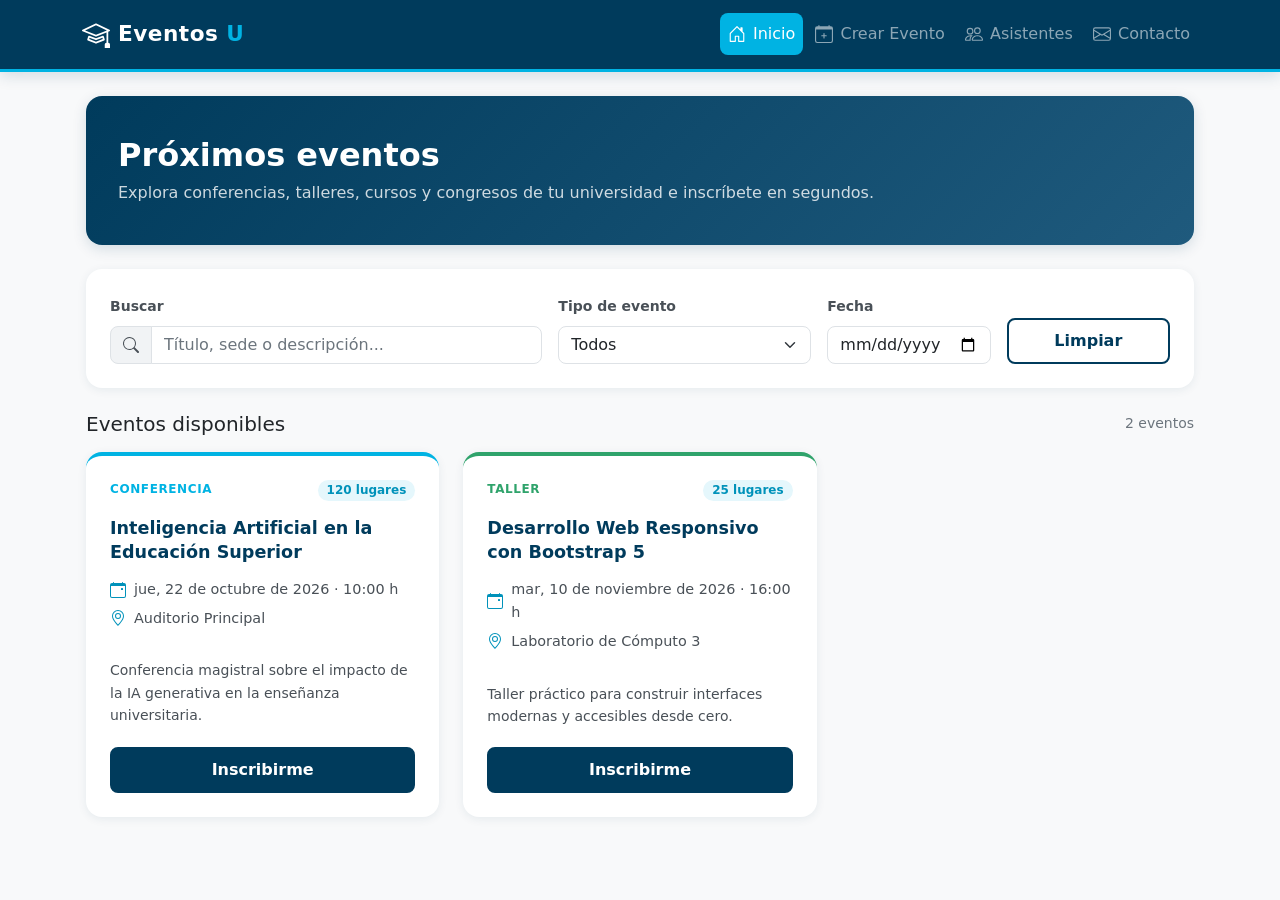
<file: index.html>
<!DOCTYPE html>
<html lang="es">

<head>
    <meta charset="UTF-8">
    <meta name="viewport" content="width=device-width, initial-scale=1.0">
    <link rel="stylesheet" href="css/bootstrap.min.css">
    <link rel="stylesheet" href="css/estilos.css">
    <title>Inicio | EventosU</title>
</head>

<body>

    <!-- ===================== NAVBAR GLOBAL ===================== -->
    <header class="header-principal">
        <nav class="navbar navbar-expand-lg navbar-dark navbar-eventosu">
            <div class="container">
                <a class="navbar-brand" href="index.html">
                    <svg xmlns="http://www.w3.org/2000/svg" width="28" height="28" fill="currentColor" class="bi bi-mortarboard" viewBox="0 0 16 16" aria-hidden="true">
                        <path d="M8.211 2.047a.5.5 0 0 0-.422 0l-7.5 3.5a.5.5 0 0 0 .025.917l7.5 3a.5.5 0 0 0 .372 0L14 7.14V13a1 1 0 0 0-1 1v2h3v-2a1 1 0 0 0-1-1V6.739l.686-.275a.5.5 0 0 0 .025-.917l-7.5-3.5ZM8 8.46 1.758 5.965 8 3.052l6.242 2.913L8 8.46Z"/>
                        <path d="M4.176 9.032a.5.5 0 0 0-.656.327l-.5 1.7a.5.5 0 0 0 .294.605l4.5 1.8a.5.5 0 0 0 .372 0l4.5-1.8a.5.5 0 0 0 .294-.605l-.5-1.7a.5.5 0 0 0-.656-.327L8 10.466 4.176 9.032Zm-.068 1.873.22-.748 3.496 1.311a.5.5 0 0 0 .352 0l3.496-1.311.22.748L8 12.46l-3.892-1.556Z"/>
                    </svg>
                    Eventos<span>U</span>
                </a>

                <button class="navbar-toggler" type="button" data-bs-toggle="collapse" data-bs-target="#menuPrincipal"
                    aria-controls="menuPrincipal" aria-expanded="false" aria-label="Abrir menÃº de navegaciÃ³n">
                    <span class="navbar-toggler-icon"></span>
                </button>

                <div class="collapse navbar-collapse" id="menuPrincipal">
                    <ul class="navbar-nav ms-auto mb-2 mb-lg-0 gap-lg-1">
                        <li class="nav-item">
                            <a class="nav-link active" aria-current="page" href="index.html">
                                <svg xmlns="http://www.w3.org/2000/svg" width="18" height="18" fill="currentColor" class="bi bi-house-door" viewBox="0 0 16 16" aria-hidden="true">
                                    <path d="M8.354 1.146a.5.5 0 0 0-.708 0l-6 6A.5.5 0 0 0 1.5 7.5v7a.5.5 0 0 0 .5.5h4.5a.5.5 0 0 0 .5-.5v-4h2v4a.5.5 0 0 0 .5.5H14a.5.5 0 0 0 .5-.5v-7a.5.5 0 0 0-.146-.354L13 5.793V2.5a.5.5 0 0 0-.5-.5h-1a.5.5 0 0 0-.5.5v1.293L8.354 1.146zM2.5 14V7.707l5.5-5.5 5.5 5.5V14H10v-4a.5.5 0 0 0-.5-.5h-3a.5.5 0 0 0-.5.5v4H2.5z"/>
                                </svg>
                                Inicio
                            </a>
                        </li>
                        <li class="nav-item">
                            <a class="nav-link" href="eventos.html">
                                <svg xmlns="http://www.w3.org/2000/svg" width="18" height="18" fill="currentColor" class="bi bi-calendar-plus" viewBox="0 0 16 16" aria-hidden="true">
                                    <path d="M8 7a.5.5 0 0 1 .5.5V9H10a.5.5 0 0 1 0 1H8.5v1.5a.5.5 0 0 1-1 0V10H6a.5.5 0 0 1 0-1h1.5V7.5A.5.5 0 0 1 8 7z"/>
                                    <path d="M3.5 0a.5.5 0 0 1 .5.5V1h8V.5a.5.5 0 0 1 1 0V1h1a2 2 0 0 1 2 2v11a2 2 0 0 1-2 2H2a2 2 0 0 1-2-2V3a2 2 0 0 1 2-2h1V.5a.5.5 0 0 1 .5-.5zM1 4v10a1 1 0 0 0 1 1h12a1 1 0 0 0 1-1V4H1z"/>
                                </svg>
                                Crear Evento
                            </a>
                        </li>
                        <li class="nav-item">
                            <a class="nav-link" href="asistentes.html">
                                <svg xmlns="http://www.w3.org/2000/svg" width="18" height="18" fill="currentColor" class="bi bi-people" viewBox="0 0 16 16" aria-hidden="true">
                                    <path d="M15 14s1 0 1-1-1-4-5-4-5 3-5 4 1 1 1 1h8zm-7.978-1A.261.261 0 0 1 7 12.996c.001-.264.167-1.03.76-1.72C8.312 10.629 9.282 10 11 10c1.717 0 2.687.63 3.24 1.276.593.69.758 1.457.76 1.72l-.008.002a.274.274 0 0 1-.014.002H7.022zM11 7a2 2 0 1 0 0-4 2 2 0 0 0 0 4zm3-2a3 3 0 1 1-6 0 3 3 0 0 1 6 0zM6.936 9.28a5.88 5.88 0 0 0-1.23-.247A7.35 7.35 0 0 0 5 9c-4 0-5 3-5 4 0 .667.333 1 1 1h4.216A2.238 2.238 0 0 1 5 13c0-1.01.377-2.042 1.09-2.904.243-.294.526-.569.846-.816zM4.92 10A5.493 5.493 0 0 0 4 13H1c0-.26.164-1.03.76-1.724.545-.636 1.492-1.256 3.16-1.275zM1.5 5.5a3 3 0 1 1 6 0 3 3 0 0 1-6 0zm3-2a2 2 0 1 0 0 4 2 2 0 0 0 0-4z"/>
                                </svg>
                                Asistentes
                            </a>
                        </li>
                        <li class="nav-item">
                            <a class="nav-link" href="contacto.html">
                                <svg xmlns="http://www.w3.org/2000/svg" width="18" height="18" fill="currentColor" class="bi bi-envelope" viewBox="0 0 16 16" aria-hidden="true">
                                    <path d="M0 4a2 2 0 0 1 2-2h12a2 2 0 0 1 2 2v8a2 2 0 0 1-2 2H2a2 2 0 0 1-2-2V4Zm2-1a1 1 0 0 0-1 1v.217l7 4.2 7-4.2V4a1 1 0 0 0-1-1H2Zm13 2.383-4.708 2.825L15 11.105V5.383Zm-.034 6.876-5.64-3.471L8 9.583l-1.326-.795-5.64 3.47A1 1 0 0 0 2 13h12a1 1 0 0 0 .966-.741ZM1 11.105l4.708-2.897L1 5.383v5.722Z"/>
                                </svg>
                                Contacto
                            </a>
                        </li>
                    </ul>
                </div>
            </div>
        </nav>
    </header>
    <!-- =================== FIN NAVBAR GLOBAL =================== -->

    <main class="container py-4">

        <!-- ===================== ENCABEZADO ===================== -->
        <section class="encabezado-pagina mb-4">
            <h1 class="encabezado-titulo">Próximos eventos</h1>
            <p class="encabezado-subtitulo mb-0">Explora conferencias, talleres, cursos y congresos de tu universidad e inscríbete en segundos.</p>
        </section>

        <!-- ===================== BÚSQUEDA Y FILTROS ===================== -->
        <section class="panel-filtros mb-4" aria-label="Búsqueda y filtros de eventos">
            <form id="formFiltros" class="row g-3 align-items-end" autocomplete="off" onsubmit="return false;">
                <!-- Búsqueda por texto -->
                <div class="col-12 col-lg-5">
                    <label for="busqueda" class="form-label">Buscar</label>
                    <div class="input-group">
                        <span class="input-group-text" aria-hidden="true">
                            <svg xmlns="http://www.w3.org/2000/svg" width="16" height="16" fill="currentColor" class="bi bi-search" viewBox="0 0 16 16">
                                <path d="M11.742 10.344a6.5 6.5 0 1 0-1.397 1.398h-.001c.03.04.062.078.098.115l3.85 3.85a1 1 0 0 0 1.415-1.414l-3.85-3.85a1.007 1.007 0 0 0-.115-.1zM12 6.5a5.5 5.5 0 1 1-11 0 5.5 5.5 0 0 1 11 0z"/>
                            </svg>
                        </span>
                        <input type="search" id="busqueda" class="form-control" placeholder="Título, sede o descripción...">
                    </div>
                </div>

                <!-- Filtro por tipo -->
                <div class="col-12 col-sm-6 col-lg-3">
                    <label for="filtroTipo" class="form-label">Tipo de evento</label>
                    <select id="filtroTipo" class="form-select">
                        <option value="">Todos</option>
                        <option value="Conferencia">Conferencia</option>
                        <option value="Taller">Taller</option>
                        <option value="Curso">Curso</option>
                        <option value="Congreso">Congreso</option>
                    </select>
                </div>

                <!-- Filtro por fecha -->
                <div class="col-12 col-sm-6 col-lg-2">
                    <label for="filtroFecha" class="form-label">Fecha</label>
                    <input type="date" id="filtroFecha" class="form-control">
                </div>

                <!-- Limpiar -->
                <div class="col-12 col-lg-2 d-grid">
                    <button type="button" id="btnLimpiar" class="btn btn-contorno">Limpiar</button>
                </div>
            </form>
        </section>

        <!-- ===================== LISTADO DE EVENTOS ===================== -->
        <section aria-labelledby="tituloListado">
            <div class="d-flex justify-content-between align-items-center mb-3">
                <h2 id="tituloListado" class="h5 mb-0">Eventos disponibles</h2>
                <span id="contadorResultados" class="text-muted small" aria-live="polite"></span>
            </div>

            <div id="contenedorEventos" class="row g-4">
                <!-- Las cards se renderizan dinámicamente desde js/eventos.js -->
            </div>
        </section>

    </main>

    <!-- ===================== MODAL DE INSCRIPCIÓN ===================== -->
    <div class="modal fade" id="modalInscripcion" tabindex="-1" aria-labelledby="modalInscripcionTitulo" aria-hidden="true">
        <div class="modal-dialog modal-dialog-centered">
            <div class="modal-content modal-eventosu">
                <div class="modal-header">
                    <div>
                        <h5 class="modal-title" id="modalInscripcionTitulo">Inscripción</h5>
                        <small id="modalEventoNombre" class="modal-evento-nombre"></small>
                    </div>
                    <button type="button" class="btn-close btn-close-white" data-bs-dismiss="modal" aria-label="Cerrar"></button>
                </div>

                <form id="formInscripcion" novalidate>
                    <div class="modal-body">
                        <div id="alertaModal" aria-live="assertive"></div>
                        <input type="hidden" id="inscripcionEventoId">

                        <div class="mb-3">
                            <label for="inscripcionNombre" class="form-label">Nombre completo</label>
                            <input type="text" id="inscripcionNombre" class="form-control" placeholder="Ej. Ana López" required>
                            <div class="invalid-feedback">Ingresa tu nombre completo.</div>
                        </div>

                        <div class="mb-3">
                            <label for="inscripcionEmail" class="form-label">Correo electrónico</label>
                            <input type="email" id="inscripcionEmail" class="form-control" placeholder="correo@universidad.edu" required>
                            <div class="invalid-feedback">Ingresa un correo válido.</div>
                        </div>

                        <div class="mb-0">
                            <label for="inscripcionTelefono" class="form-label">Teléfono</label>
                            <input type="tel" id="inscripcionTelefono" class="form-control" placeholder="10 dígitos" pattern="[0-9]{10}" maxlength="10" required>
                            <div class="invalid-feedback">Ingresa un teléfono de 10 dígitos.</div>
                        </div>
                    </div>

                    <div class="modal-footer">
                        <button type="button" class="btn btn-contorno" data-bs-dismiss="modal">Cancelar</button>
                        <button type="submit" class="btn btn-acento">Confirmar inscripción</button>
                    </div>
                </form>
            </div>
        </div>
    </div>

    <!-- ===================== ALERTAS GLOBALES ===================== -->
    <div id="contenedorAlertas" class="contenedor-alertas" aria-live="polite"></div>

    <script src="js/bootstrap.bundle.min.js"></script>
    <script src="js/utilidades.js"></script>
    <script src="js/eventos.js"></script>
    <script src="js/inscripcion.js"></script>
</body>

</html>
</file>
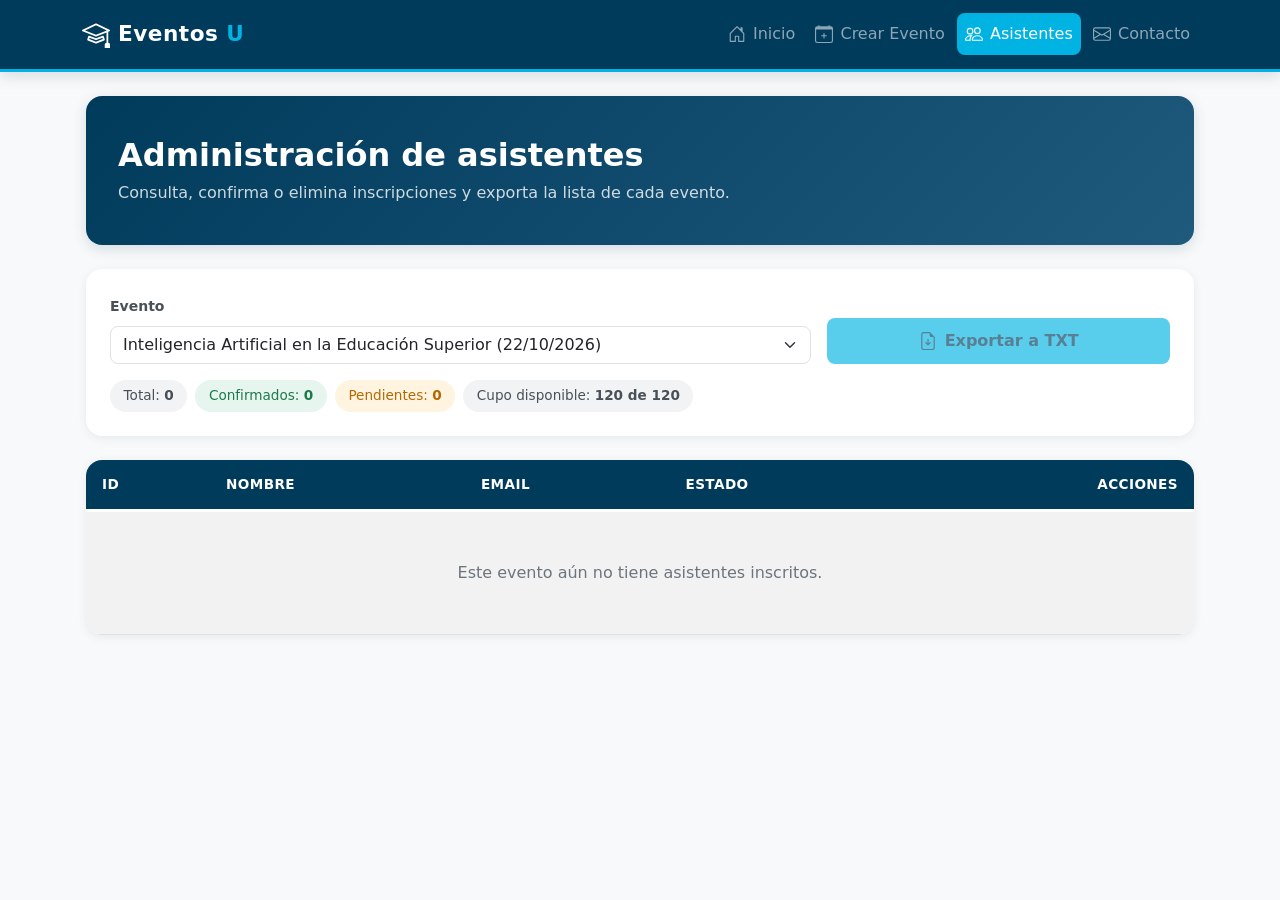
<file: asistentes.html>
<!DOCTYPE html>
<html lang="es">

<head>
    <meta charset="UTF-8">
    <meta name="viewport" content="width=device-width, initial-scale=1.0">
    <link rel="stylesheet" href="css/bootstrap.min.css">
    <link rel="stylesheet" href="css/estilos.css">
    <title>Asistentes | EventosU</title>
</head>

<body>

    <!-- ===================== NAVBAR GLOBAL ===================== -->
    <header class="header-principal">
        <nav class="navbar navbar-expand-lg navbar-dark navbar-eventosu">
            <div class="container">
                <a class="navbar-brand" href="index.html">
                    <svg xmlns="http://www.w3.org/2000/svg" width="28" height="28" fill="currentColor" class="bi bi-mortarboard" viewBox="0 0 16 16" aria-hidden="true">
                        <path d="M8.211 2.047a.5.5 0 0 0-.422 0l-7.5 3.5a.5.5 0 0 0 .025.917l7.5 3a.5.5 0 0 0 .372 0L14 7.14V13a1 1 0 0 0-1 1v2h3v-2a1 1 0 0 0-1-1V6.739l.686-.275a.5.5 0 0 0 .025-.917l-7.5-3.5ZM8 8.46 1.758 5.965 8 3.052l6.242 2.913L8 8.46Z"/>
                        <path d="M4.176 9.032a.5.5 0 0 0-.656.327l-.5 1.7a.5.5 0 0 0 .294.605l4.5 1.8a.5.5 0 0 0 .372 0l4.5-1.8a.5.5 0 0 0 .294-.605l-.5-1.7a.5.5 0 0 0-.656-.327L8 10.466 4.176 9.032Zm-.068 1.873.22-.748 3.496 1.311a.5.5 0 0 0 .352 0l3.496-1.311.22.748L8 12.46l-3.892-1.556Z"/>
                    </svg>
                    Eventos<span>U</span>
                </a>

                <button class="navbar-toggler" type="button" data-bs-toggle="collapse" data-bs-target="#menuPrincipal"
                    aria-controls="menuPrincipal" aria-expanded="false" aria-label="Abrir menÃº de navegaciÃ³n">
                    <span class="navbar-toggler-icon"></span>
                </button>

                <div class="collapse navbar-collapse" id="menuPrincipal">
                    <ul class="navbar-nav ms-auto mb-2 mb-lg-0 gap-lg-1">
                        <li class="nav-item">
                            <a class="nav-link" href="index.html">
                                <svg xmlns="http://www.w3.org/2000/svg" width="18" height="18" fill="currentColor" class="bi bi-house-door" viewBox="0 0 16 16" aria-hidden="true">
                                    <path d="M8.354 1.146a.5.5 0 0 0-.708 0l-6 6A.5.5 0 0 0 1.5 7.5v7a.5.5 0 0 0 .5.5h4.5a.5.5 0 0 0 .5-.5v-4h2v4a.5.5 0 0 0 .5.5H14a.5.5 0 0 0 .5-.5v-7a.5.5 0 0 0-.146-.354L13 5.793V2.5a.5.5 0 0 0-.5-.5h-1a.5.5 0 0 0-.5.5v1.293L8.354 1.146zM2.5 14V7.707l5.5-5.5 5.5 5.5V14H10v-4a.5.5 0 0 0-.5-.5h-3a.5.5 0 0 0-.5.5v4H2.5z"/>
                                </svg>
                                Inicio
                            </a>
                        </li>
                        <li class="nav-item">
                            <a class="nav-link" href="eventos.html">
                                <svg xmlns="http://www.w3.org/2000/svg" width="18" height="18" fill="currentColor" class="bi bi-calendar-plus" viewBox="0 0 16 16" aria-hidden="true">
                                    <path d="M8 7a.5.5 0 0 1 .5.5V9H10a.5.5 0 0 1 0 1H8.5v1.5a.5.5 0 0 1-1 0V10H6a.5.5 0 0 1 0-1h1.5V7.5A.5.5 0 0 1 8 7z"/>
                                    <path d="M3.5 0a.5.5 0 0 1 .5.5V1h8V.5a.5.5 0 0 1 1 0V1h1a2 2 0 0 1 2 2v11a2 2 0 0 1-2 2H2a2 2 0 0 1-2-2V3a2 2 0 0 1 2-2h1V.5a.5.5 0 0 1 .5-.5zM1 4v10a1 1 0 0 0 1 1h12a1 1 0 0 0 1-1V4H1z"/>
                                </svg>
                                Crear Evento
                            </a>
                        </li>
                        <li class="nav-item">
                            <a class="nav-link active" aria-current="page" href="asistentes.html">
                                <svg xmlns="http://www.w3.org/2000/svg" width="18" height="18" fill="currentColor" class="bi bi-people" viewBox="0 0 16 16" aria-hidden="true">
                                    <path d="M15 14s1 0 1-1-1-4-5-4-5 3-5 4 1 1 1 1h8zm-7.978-1A.261.261 0 0 1 7 12.996c.001-.264.167-1.03.76-1.72C8.312 10.629 9.282 10 11 10c1.717 0 2.687.63 3.24 1.276.593.69.758 1.457.76 1.72l-.008.002a.274.274 0 0 1-.014.002H7.022zM11 7a2 2 0 1 0 0-4 2 2 0 0 0 0 4zm3-2a3 3 0 1 1-6 0 3 3 0 0 1 6 0zM6.936 9.28a5.88 5.88 0 0 0-1.23-.247A7.35 7.35 0 0 0 5 9c-4 0-5 3-5 4 0 .667.333 1 1 1h4.216A2.238 2.238 0 0 1 5 13c0-1.01.377-2.042 1.09-2.904.243-.294.526-.569.846-.816zM4.92 10A5.493 5.493 0 0 0 4 13H1c0-.26.164-1.03.76-1.724.545-.636 1.492-1.256 3.16-1.275zM1.5 5.5a3 3 0 1 1 6 0 3 3 0 0 1-6 0zm3-2a2 2 0 1 0 0 4 2 2 0 0 0 0-4z"/>
                                </svg>
                                Asistentes
                            </a>
                        </li>
                        <li class="nav-item">
                            <a class="nav-link" href="contacto.html">
                                <svg xmlns="http://www.w3.org/2000/svg" width="18" height="18" fill="currentColor" class="bi bi-envelope" viewBox="0 0 16 16" aria-hidden="true">
                                    <path d="M0 4a2 2 0 0 1 2-2h12a2 2 0 0 1 2 2v8a2 2 0 0 1-2 2H2a2 2 0 0 1-2-2V4Zm2-1a1 1 0 0 0-1 1v.217l7 4.2 7-4.2V4a1 1 0 0 0-1-1H2Zm13 2.383-4.708 2.825L15 11.105V5.383Zm-.034 6.876-5.64-3.471L8 9.583l-1.326-.795-5.64 3.47A1 1 0 0 0 2 13h12a1 1 0 0 0 .966-.741ZM1 11.105l4.708-2.897L1 5.383v5.722Z"/>
                                </svg>
                                Contacto
                            </a>
                        </li>
                    </ul>
                </div>
            </div>
        </nav>
    </header>
    <!-- =================== FIN NAVBAR GLOBAL =================== -->

    <main class="container py-4">

        <!-- ===================== ENCABEZADO ===================== -->
        <section class="encabezado-pagina mb-4">
            <h1 class="encabezado-titulo">Administración de asistentes</h1>
            <p class="encabezado-subtitulo mb-0">Consulta, confirma o elimina inscripciones y exporta la lista de cada evento.</p>
        </section>

        <!-- ===================== SELECTOR + EXPORTAR ===================== -->
        <section class="panel-filtros mb-4" aria-label="Selección de evento">
            <div class="row g-3 align-items-end">
                <div class="col-12 col-lg-8">
                    <label for="selectEvento" class="form-label">Evento</label>
                    <select id="selectEvento" class="form-select">
                        <option value="">Cargando eventos...</option>
                    </select>
                </div>
                <div class="col-12 col-lg-4 d-grid">
                    <button type="button" id="btnExportar" class="btn btn-acento btn-exportar" disabled>
                        <svg xmlns="http://www.w3.org/2000/svg" width="18" height="18" fill="currentColor" class="bi bi-file-earmark-arrow-down" viewBox="0 0 16 16" aria-hidden="true">
                            <path d="M8.5 6.5a.5.5 0 0 0-1 0v3.793L6.354 9.146a.5.5 0 1 0-.708.708l2 2a.5.5 0 0 0 .708 0l2-2a.5.5 0 0 0-.708-.708L8.5 10.293V6.5z"/>
                            <path d="M14 14V4.5L9.5 0H4a2 2 0 0 0-2 2v12a2 2 0 0 0 2 2h8a2 2 0 0 0 2-2zM9.5 3A1.5 1.5 0 0 0 11 4.5h2V14a1 1 0 0 1-1 1H4a1 1 0 0 1-1-1V2a1 1 0 0 1 1-1h5.5v2z"/>
                        </svg>
                        Exportar a TXT
                    </button>
                </div>
            </div>

            <!-- Resumen del evento seleccionado -->
            <div id="resumenEvento" class="resumen-evento mt-3 d-none" aria-live="polite">
                <span class="resumen-item">Total: <strong id="resumenTotal">0</strong></span>
                <span class="resumen-item resumen-confirmados">Confirmados: <strong id="resumenConfirmados">0</strong></span>
                <span class="resumen-item resumen-pendientes">Pendientes: <strong id="resumenPendientes">0</strong></span>
                <span class="resumen-item">Cupo disponible: <strong id="resumenCupo">0</strong></span>
            </div>
        </section>

        <!-- ===================== TABLA DE ASISTENTES ===================== -->
        <section class="panel-tabla" aria-labelledby="tituloTabla">
            <h2 id="tituloTabla" class="visually-hidden">Lista de asistentes</h2>
            <div class="table-responsive">
                <table class="table table-striped table-hover align-middle mb-0 tabla-asistentes">
                    <thead>
                        <tr>
                            <th scope="col">ID</th>
                            <th scope="col">Nombre</th>
                            <th scope="col">Email</th>
                            <th scope="col">Estado</th>
                            <th scope="col" class="text-end">Acciones</th>
                        </tr>
                    </thead>
                    <tbody id="cuerpoTabla">
                        <!-- Filas renderizadas desde js/asistentes.js -->
                    </tbody>
                </table>
            </div>
        </section>

    </main>

    <!-- ===================== MODAL CONFIRMAR ELIMINACIÓN ===================== -->
    <div class="modal fade" id="modalEliminar" tabindex="-1" aria-labelledby="modalEliminarTitulo" aria-hidden="true">
        <div class="modal-dialog modal-dialog-centered">
            <div class="modal-content modal-eventosu">
                <div class="modal-header">
                    <h5 class="modal-title" id="modalEliminarTitulo">Eliminar asistente</h5>
                    <button type="button" class="btn-close btn-close-white" data-bs-dismiss="modal" aria-label="Cerrar"></button>
                </div>
                <div class="modal-body">
                    <p class="mb-0">¿Seguro que deseas eliminar a <strong id="nombreEliminar"></strong>? Se liberará un lugar en el cupo del evento. Esta acción no se puede deshacer.</p>
                </div>
                <div class="modal-footer">
                    <button type="button" class="btn btn-contorno" data-bs-dismiss="modal">Cancelar</button>
                    <button type="button" id="btnConfirmarEliminar" class="btn btn-danger">Eliminar</button>
                </div>
            </div>
        </div>
    </div>

    <!-- ===================== ALERTAS GLOBALES ===================== -->
    <div id="contenedorAlertas" class="contenedor-alertas" aria-live="polite"></div>

    <script src="js/bootstrap.bundle.min.js"></script>
    <script src="js/utilidades.js"></script>
    <script src="js/asistentes.js"></script>
</body>

</html>
</file>
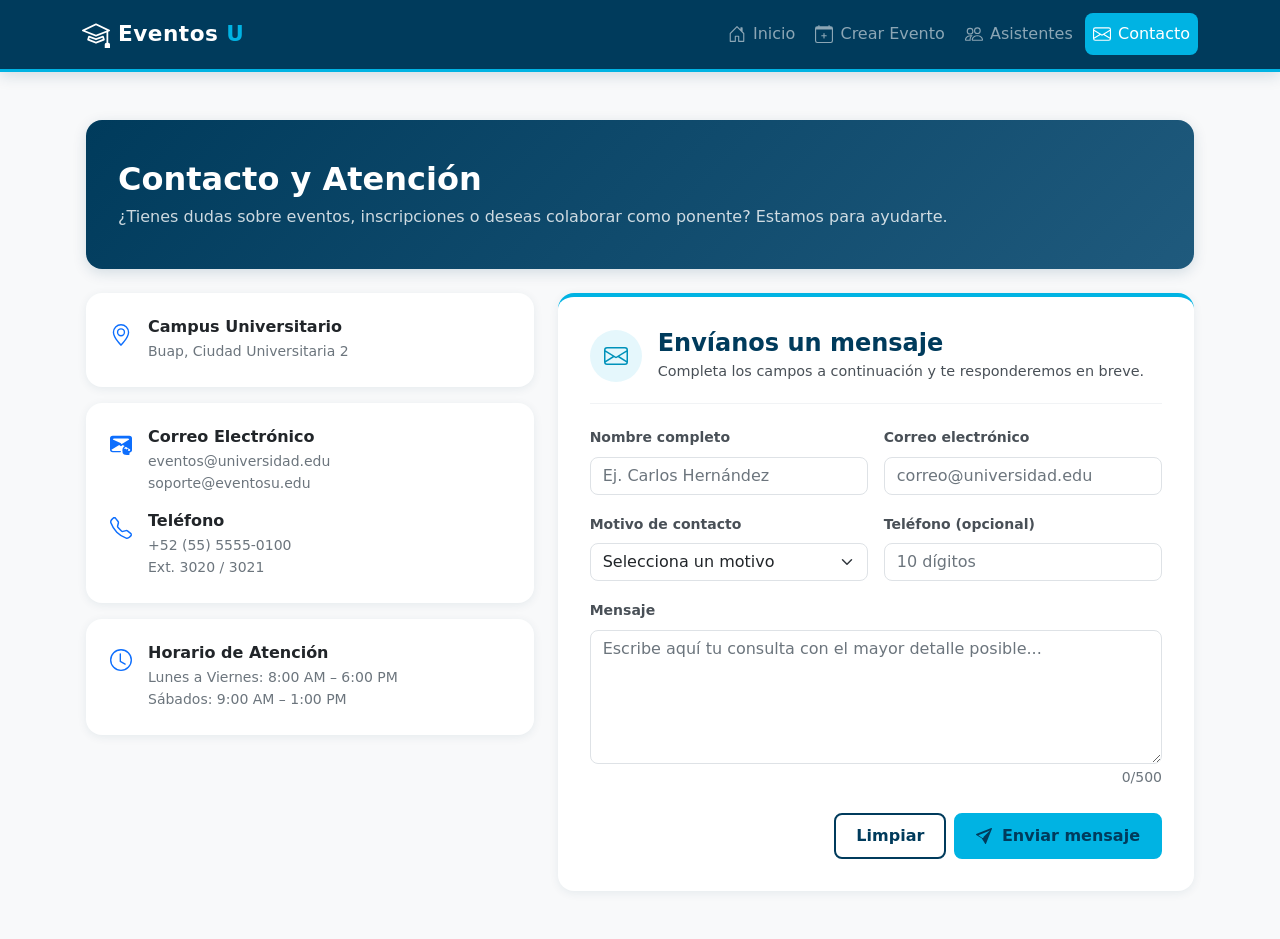
<file: contacto.html>
<!DOCTYPE html>
<html lang="es">

<head>
    <meta charset="UTF-8">
    <meta name="viewport" content="width=device-width, initial-scale=1.0">
    <link rel="stylesheet" href="css/bootstrap.min.css">
    <link rel="stylesheet" href="css/estilos.css">
    <title>Contacto | EventosU</title>
</head>

<body>

    <!-- ===================== NAVBAR GLOBAL ===================== -->
    <header class="header-principal">
        <nav class="navbar navbar-expand-lg navbar-dark navbar-eventosu">
            <div class="container">
                <a class="navbar-brand" href="index.html">
                    <svg xmlns="http://www.w3.org/2000/svg" width="28" height="28" fill="currentColor" class="bi bi-mortarboard" viewBox="0 0 16 16" aria-hidden="true">
                        <path d="M8.211 2.047a.5.5 0 0 0-.422 0l-7.5 3.5a.5.5 0 0 0 .025.917l7.5 3a.5.5 0 0 0 .372 0L14 7.14V13a1 1 0 0 0-1 1v2h3v-2a1 1 0 0 0-1-1V6.739l.686-.275a.5.5 0 0 0 .025-.917l-7.5-3.5ZM8 8.46 1.758 5.965 8 3.052l6.242 2.913L8 8.46Z"/>
                        <path d="M4.176 9.032a.5.5 0 0 0-.656.327l-.5 1.7a.5.5 0 0 0 .294.605l4.5 1.8a.5.5 0 0 0 .372 0l4.5-1.8a.5.5 0 0 0 .294-.605l-.5-1.7a.5.5 0 0 0-.656-.327L8 10.466 4.176 9.032Zm-.068 1.873.22-.748 3.496 1.311a.5.5 0 0 0 .352 0l3.496-1.311.22.748L8 12.46l-3.892-1.556Z"/>
                    </svg>
                    Eventos<span>U</span>
                </a>

                <button class="navbar-toggler" type="button" data-bs-toggle="collapse" data-bs-target="#menuPrincipal"
                    aria-controls="menuPrincipal" aria-expanded="false" aria-label="Abrir menú de navegación">
                    <span class="navbar-toggler-icon"></span>
                </button>

                <div class="collapse navbar-collapse" id="menuPrincipal">
                    <ul class="navbar-nav ms-auto mb-2 mb-lg-0 gap-lg-1">
                        <li class="nav-item">
                            <a class="nav-link" href="index.html">
                                <svg xmlns="http://www.w3.org/2000/svg" width="18" height="18" fill="currentColor" class="bi bi-house-door" viewBox="0 0 16 16" aria-hidden="true">
                                    <path d="M8.354 1.146a.5.5 0 0 0-.708 0l-6 6A.5.5 0 0 0 1.5 7.5v7a.5.5 0 0 0 .5.5h4.5a.5.5 0 0 0 .5-.5v-4h2v4a.5.5 0 0 0 .5.5H14a.5.5 0 0 0 .5-.5v-7a.5.5 0 0 0-.146-.354L13 5.793V2.5a.5.5 0 0 0-.5-.5h-1a.5.5 0 0 0-.5.5v1.293L8.354 1.146zM2.5 14V7.707l5.5-5.5 5.5 5.5V14H10v-4a.5.5 0 0 0-.5-.5h-3a.5.5 0 0 0-.5.5v4H2.5z"/>
                                </svg>
                                Inicio
                            </a>
                        </li>
                        <li class="nav-item">
                            <a class="nav-link" href="eventos.html">
                                <svg xmlns="http://www.w3.org/2000/svg" width="18" height="18" fill="currentColor" class="bi bi-calendar-plus" viewBox="0 0 16 16" aria-hidden="true">
                                    <path d="M8 7a.5.5 0 0 1 .5.5V9H10a.5.5 0 0 1 0 1H8.5v1.5a.5.5 0 0 1-1 0V10H6a.5.5 0 0 1 0-1h1.5V7.5A.5.5 0 0 1 8 7z"/>
                                    <path d="M3.5 0a.5.5 0 0 1 .5.5V1h8V.5a.5.5 0 0 1 1 0V1h1a2 2 0 0 1 2 2v11a2 2 0 0 1-2 2H2a2 2 0 0 1-2-2V3a2 2 0 0 1 2-2h1V.5a.5.5 0 0 1 .5-.5zM1 4v10a1 1 0 0 0 1 1h12a1 1 0 0 0 1-1V4H1z"/>
                                </svg>
                                Crear Evento
                            </a>
                        </li>
                        <li class="nav-item">
                            <a class="nav-link" href="asistentes.html">
                                <svg xmlns="http://www.w3.org/2000/svg" width="18" height="18" fill="currentColor" class="bi bi-people" viewBox="0 0 16 16" aria-hidden="true">
                                    <path d="M15 14s1 0 1-1-1-4-5-4-5 3-5 4 1 1 1 1h8zm-7.978-1A.261.261 0 0 1 7 12.996c.001-.264.167-1.03.76-1.72C8.312 10.629 9.282 10 11 10c1.717 0 2.687.63 3.24 1.276.593.69.758 1.457.76 1.72l-.008.002a.274.274 0 0 1-.014.002H7.022zM11 7a2 2 0 1 0 0-4 2 2 0 0 0 0 4zm3-2a3 3 0 1 1-6 0 3 3 0 0 1 6 0zM6.936 9.28a5.88 5.88 0 0 0-1.23-.247A7.35 7.35 0 0 0 5 9c-4 0-5 3-5 4 0 .667.333 1 1 1h4.216A2.238 2.238 0 0 1 5 13c0-1.01.377-2.042 1.09-2.904.243-.294.526-.569.846-.816zM4.92 10A5.493 5.493 0 0 0 4 13H1c0-.26.164-1.03.76-1.724.545-.636 1.492-1.256 3.16-1.275zM1.5 5.5a3 3 0 1 1 6 0 3 3 0 0 1-6 0zm3-2a2 2 0 1 0 0 4 2 2 0 0 0 0-4z"/>
                                </svg>
                                Asistentes
                            </a>
                        </li>
                        <li class="nav-item">
                            <a class="nav-link active" aria-current="page" href="contacto.html">
                                <svg xmlns="http://www.w3.org/2000/svg" width="18" height="18" fill="currentColor" class="bi bi-envelope" viewBox="0 0 16 16" aria-hidden="true">
                                    <path d="M0 4a2 2 0 0 1 2-2h12a2 2 0 0 1 2 2v8a2 2 0 0 1-2 2H2a2 2 0 0 1-2-2V4Zm2-1a1 1 0 0 0-1 1v.217l7 4.2 7-4.2V4a1 1 0 0 0-1-1H2Zm13 2.383-4.708 2.825L15 11.105V5.383Zm-.034 6.876-5.64-3.471L8 9.583l-1.326-.795-5.64 3.47A1 1 0 0 0 2 13h12a1 1 0 0 0 .966-.741ZM1 11.105l4.708-2.897L1 5.383v5.722Z"/>
                                </svg>
                                Contacto
                            </a>
                        </li>
                    </ul>
                </div>
            </div>
        </nav>
    </header>
    <!-- =================== FIN NAVBAR GLOBAL =================== -->

    <main class="container py-4 py-lg-5">

        <!-- ===================== ENCABEZADO ===================== -->
        <section class="encabezado-pagina mb-4">
            <h1 class="encabezado-titulo">Contacto y Atención</h1>
            <p class="encabezado-subtitulo mb-0">¿Tienes dudas sobre eventos, inscripciones o deseas colaborar como ponente? Estamos para ayudarte.</p>
        </section>

        <div class="row g-4">

            <!-- ===================== INFORMACIÓN INSTITUCIONAL ===================== -->
            <div class="col-12 col-lg-5">
                <div class="d-flex flex-column gap-3">
                    
                    <!-- Ubicación -->
                    <div class="panel-filtros p-4">
                        <div class="d-flex align-items-start gap-3">
                            <div class="text-primary mt-1" aria-hidden="true">
                                <svg xmlns="http://www.w3.org/2000/svg" width="22" height="22" fill="currentColor" class="bi bi-geo-alt" viewBox="0 0 16 16">
                                    <path d="M12.166 8.94c-.524 1.062-1.234 2.12-1.96 3.07A31.493 31.493 0 0 1 8 14.58a31.481 31.481 0 0 1-2.206-2.57c-.726-.95-1.436-2.008-1.96-3.07C3.304 7.867 3 6.862 3 6a5 5 0 0 1 10 0c0 .862-.305 1.867-.834 2.94zM8 16s6-5.686 6-10A6 6 0 0 0 2 6c0 4.314 6 10 6 10z"/>
                                    <path d="M8 8a2 2 0 1 1 0-4 2 2 0 0 1 0 4zm0 1a3 3 0 1 0 0-6 3 3 0 0 0 0 6z"/>
                                </svg>
                            </div>
                            <div>
                                <h2 class="h6 fw-bold mb-1">Campus Universitario</h2>
                                <p class="text-muted small mb-0">Buap, Ciudad Universitaria 2</p>
                            </div>
                        </div>
                    </div>

                    <!-- Canales de Comunicación -->
                    <div class="panel-filtros p-4">
                        <div class="d-flex align-items-start gap-3 mb-3">
                            <div class="text-primary mt-1" aria-hidden="true">
                                <svg xmlns="http://www.w3.org/2000/svg" width="22" height="22" fill="currentColor" class="bi bi-envelope-at" viewBox="0 0 16 16">
                                    <path d="M2 2a2 2 0 0 0-2 2v8.01A2 2 0 0 0 2 14h5.5a.5.5 0 0 0 0-1H2a1 1 0 0 1-.966-.741l5.64-3.471L8 9.583l1.326-.795 5.64 3.47A1 1 0 0 1 14 13h-3a.5.5 0 0 0 0 1h3a2 2 0 0 0 2-2V4a2 2 0 0 0-2-2H2Zm1 2h10a1 1 0 0 1 .966.741l-5.64 3.471L8 7.417 2.034 4.74A1 1 0 0 1 3 4Z"/>
                                    <path d="M14.247 14.269c1.01 0 1.587-.857 1.587-2.025v-.21C15.834 10.43 14.64 9 12.52 9h-.035C10.42 9 9 10.36 9 12.432v.214C9 14.82 10.438 16 12.358 16h.044c.594 0 1.01-.14 1.25-.258l-.178-.716c-.206.096-.54.19-.94.19-1.396 0-2.31-.91-2.31-2.528v-.195c0-1.597.98-2.61 2.37-2.61h.034c1.47 0 2.22 1.05 2.22 2.502v.266c0 .874-.35 1.246-.867 1.246-.445 0-.712-.315-.712-.792V11.5h-.938v.678h-.028c-.24-.45-.73-.78-1.35-.78-1.07 0-1.87.89-1.87 2.14v.135c0 1.24.8 2.14 1.87 2.14.64 0 1.13-.34 1.37-.8h.028v.536c0 .99.63 1.54 1.63 1.54Z"/>
                                </svg>
                            </div>
                            <div>
                                <h2 class="h6 fw-bold mb-1">Correo Electrónico</h2>
                                <p class="text-muted small mb-0">eventos@universidad.edu</p>
                                <p class="text-muted small mb-0">soporte@eventosu.edu</p>
                            </div>
                        </div>

                        <div class="d-flex align-items-start gap-3">
                            <div class="text-primary mt-1" aria-hidden="true">
                                <svg xmlns="http://www.w3.org/2000/svg" width="22" height="22" fill="currentColor" class="bi bi-telephone" viewBox="0 0 16 16">
                                    <path d="M3.654 1.328a.678.678 0 0 0-1.015-.063L1.605 2.3c-.483.484-.661 1.169-.45 1.77a17.568 17.568 0 0 0 4.168 6.608 17.569 17.569 0 0 0 6.608 4.168c.601.211 1.286.033 1.77-.45l1.034-1.034a.678.678 0 0 0-.063-1.015l-2.307-1.794a.678.678 0 0 0-.58-.122l-2.19.547a1.745 1.745 0 0 1-1.657-.459L5.482 8.062a1.745 1.745 0 0 1-.46-1.657l.548-2.19a.678.678 0 0 0-.122-.58L3.654 1.328zM1.884.511a1.745 1.745 0 0 1 2.612.163L6.29 2.98c.329.423.445.974.315 1.494l-.547 2.19a.678.678 0 0 0 .178.643l2.457 2.457a.678.678 0 0 0 .644.178l2.189-.547a1.745 1.745 0 0 1 1.494.315l2.306 1.794c.829.645.905 1.87.163 2.611l-1.034 1.034c-.74.74-1.846 1.065-2.877.702a18.634 18.634 0 0 1-7.01-4.42 18.634 18.634 0 0 1-4.42-7.009c-.362-1.03-.037-2.137.703-2.877L1.885.511z"/>
                                </svg>
                            </div>
                            <div>
                                <h2 class="h6 fw-bold mb-1">Teléfono</h2>
                                <p class="text-muted small mb-0">+52 (55) 5555-0100</p>
                                <p class="text-muted small mb-0">Ext. 3020 / 3021</p>
                            </div>
                        </div>
                    </div>

                    <!-- Horario de Atención -->
                    <div class="panel-filtros p-4">
                        <div class="d-flex align-items-start gap-3">
                            <div class="text-primary mt-1" aria-hidden="true">
                                <svg xmlns="http://www.w3.org/2000/svg" width="22" height="22" fill="currentColor" class="bi bi-clock" viewBox="0 0 16 16">
                                    <path d="M8 3.5a.5.5 0 0 0-1 0V9a.5.5 0 0 0 .252.434l3.5 2a.5.5 0 0 0 .496-.868L8 8.71V3.5z"/>
                                    <path d="M8 16A8 8 0 1 0 8 0a8 8 0 0 0 0 16zm7-8A7 7 0 1 1 1 8a7 7 0 0 1 14 0z"/>
                                </svg>
                            </div>
                            <div>
                                <h2 class="h6 fw-bold mb-1">Horario de Atención</h2>
                                <p class="text-muted small mb-0">Lunes a Viernes: 8:00 AM – 6:00 PM</p>
                                <p class="text-muted small mb-0">Sábados: 9:00 AM – 1:00 PM</p>
                            </div>
                        </div>
                    </div>

                </div>
            </div>

            <!-- ===================== PANEL FORMULARIO DE CONTACTO ===================== -->
            <div class="col-12 col-lg-7">
                <section class="panel-formulario">
                    <header class="panel-formulario-encabezado">
                        <div class="panel-formulario-icono" aria-hidden="true">
                            <svg xmlns="http://www.w3.org/2000/svg" width="24" height="24" fill="currentColor" class="bi bi-envelope" viewBox="0 0 16 16">
                                <path d="M0 4a2 2 0 0 1 2-2h12a2 2 0 0 1 2 2v8a2 2 0 0 1-2 2H2a2 2 0 0 1-2-2V4Zm2-1a1 1 0 0 0-1 1v.217l7 4.2 7-4.2V4a1 1 0 0 0-1-1H2Zm13 2.383-4.708 2.825L15 11.105V5.383Zm-.034 6.876-5.64-3.471L8 9.583l-1.326-.795-5.64 3.47A1 1 0 0 0 2 13h12a1 1 0 0 0 .966-.741ZM1 11.105l4.708-2.897L1 5.383v5.722Z"/>
                            </svg>
                        </div>
                        <div>
                            <h2 class="panel-formulario-titulo">Envíanos un mensaje</h2>
                            <p class="panel-formulario-subtitulo mb-0">Completa los campos a continuación y te responderemos en breve.</p>
                        </div>
                    </header>

                    <div id="alertaContacto" aria-live="polite"></div>

                    <form id="formContacto" class="row g-3" novalidate>
                        <!-- Nombre Completo -->
                        <div class="col-12 col-md-6">
                            <label for="contactoNombre" class="form-label">Nombre completo</label>
                            <input type="text" id="contactoNombre" class="form-control" placeholder="Ej. Carlos Hernández" minlength="3" maxlength="100" required>
                            <div class="invalid-feedback">Por favor, ingresa tu nombre (mínimo 3 caracteres).</div>
                        </div>

                        <!-- Correo Electrónico -->
                        <div class="col-12 col-md-6">
                            <label for="contactoEmail" class="form-label">Correo electrónico</label>
                            <input type="email" id="contactoEmail" name="email" class="form-control"
                                placeholder="correo@universidad.edu" autocomplete="email" required>
                            <div class="invalid-feedback">Ingresa un correo institucional o personal válido.</div>
                        </div>

                        <!-- Asunto / Tipo de Consulta -->
                        <div class="col-12 col-md-6">
                            <label for="contactoAsunto" class="form-label">Motivo de contacto</label>
                            <select id="contactoAsunto" class="form-select" required>
                                <option value="" selected disabled>Selecciona un motivo</option>
                                <option value="Información general">Información general sobre eventos</option>
                                <option value="Problema con inscripción">Problema con una inscripción</option>
                                <option value="Propuesta de evento">Propuesta de nuevo evento o taller</option>
                                <option value="Soporte técnico">Soporte técnico de la plataforma</option>
                                <option value="Otro">Otro asunto</option>
                            </select>
                            <div class="invalid-feedback">Selecciona el motivo de tu consulta.</div>
                        </div>

                        <!-- Teléfono Opcional -->
                        <div class="col-12 col-md-6">
                            <label for="contactoTelefono" class="form-label">Teléfono (opcional)</label>
                            <input type="tel" id="contactoTelefono" class="form-control" placeholder="10 dígitos" pattern="[0-9]{10}" maxlength="10">
                            <div class="invalid-feedback">Si agregas teléfono, debe tener 10 dígitos numéricos.</div>
                        </div>

                        <!-- Mensaje -->
                        <div class="col-12">
                            <label for="contactoMensaje" class="form-label">Mensaje</label>
                            <textarea id="contactoMensaje" class="form-control" rows="5" placeholder="Escribe aquí tu consulta con el mayor detalle posible..." maxlength="500" required></textarea>
                            <div class="invalid-feedback">Por favor, escribe el contenido de tu mensaje.</div>
                            <div class="text-end">
                                <small id="contadorMensaje" class="text-muted">0/500</small>
                            </div>
                        </div>

                        <!-- Acciones -->
                        <div class="col-12 d-flex flex-column flex-sm-row justify-content-end gap-2 pt-2">
                            <button type="reset" id="btnLimpiarContacto" class="btn btn-contorno">Limpiar</button>
                            <button type="submit" class="btn btn-acento">
                                <svg xmlns="http://www.w3.org/2000/svg" width="16" height="16" fill="currentColor" class="bi bi-send-fill me-1" viewBox="0 0 16 16" aria-hidden="true">
                                    <path d="M15.964.686a.5.5 0 0 0-.65-.65L.767 5.855H.766l-.452.18a.5.5 0 0 0-.082.887l.41.26.001.002 4.995 3.178 3.178 4.995.002.002.26.41a.5.5 0 0 0 .886-.083l6-15Zm-1.833 1.89L6.637 10.07l-.215-.138L2.348 7.37 14.13 2.576Zm-.678.369-5.77 5.77-.828 2.07 2.07-.828 5.77-5.77-.001.002-.001.002-.24-.244Z"/>
                                </svg>
                                Enviar mensaje
                            </button>
                        </div>
                    </form>
                </section>
            </div>

        </div>

    </main>

    <script src="js/bootstrap.bundle.min.js"></script>
    <script src="js/utilidades.js"></script>
    <script src="js/contacto.js"></script>
</body>

</html>
</file>
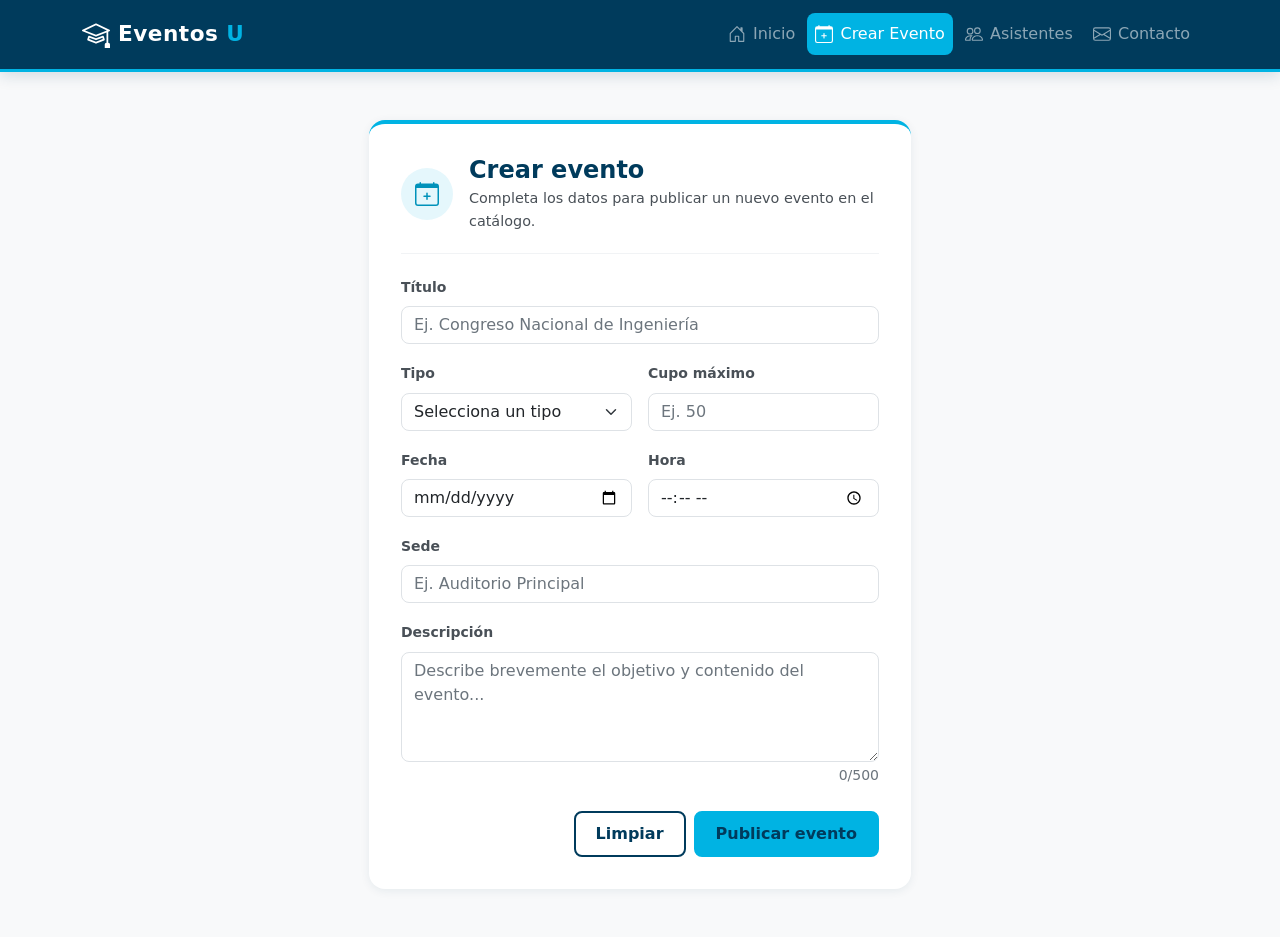
<file: eventos.html>
<!DOCTYPE html>
<html lang="es">

<head>
    <meta charset="UTF-8">
    <meta name="viewport" content="width=device-width, initial-scale=1.0">
    <link rel="stylesheet" href="css/bootstrap.min.css">
    <link rel="stylesheet" href="css/estilos.css">
    <title>Crear Evento | EventosU</title>
</head>

<body>

    <!-- ===================== NAVBAR GLOBAL ===================== -->
    <header class="header-principal">
        <nav class="navbar navbar-expand-lg navbar-dark navbar-eventosu">
            <div class="container">
                <a class="navbar-brand" href="index.html">
                    <svg xmlns="http://www.w3.org/2000/svg" width="28" height="28" fill="currentColor" class="bi bi-mortarboard" viewBox="0 0 16 16" aria-hidden="true">
                        <path d="M8.211 2.047a.5.5 0 0 0-.422 0l-7.5 3.5a.5.5 0 0 0 .025.917l7.5 3a.5.5 0 0 0 .372 0L14 7.14V13a1 1 0 0 0-1 1v2h3v-2a1 1 0 0 0-1-1V6.739l.686-.275a.5.5 0 0 0 .025-.917l-7.5-3.5ZM8 8.46 1.758 5.965 8 3.052l6.242 2.913L8 8.46Z"/>
                        <path d="M4.176 9.032a.5.5 0 0 0-.656.327l-.5 1.7a.5.5 0 0 0 .294.605l4.5 1.8a.5.5 0 0 0 .372 0l4.5-1.8a.5.5 0 0 0 .294-.605l-.5-1.7a.5.5 0 0 0-.656-.327L8 10.466 4.176 9.032Zm-.068 1.873.22-.748 3.496 1.311a.5.5 0 0 0 .352 0l3.496-1.311.22.748L8 12.46l-3.892-1.556Z"/>
                    </svg>
                    Eventos<span>U</span>
                </a>

                <button class="navbar-toggler" type="button" data-bs-toggle="collapse" data-bs-target="#menuPrincipal"
                    aria-controls="menuPrincipal" aria-expanded="false" aria-label="Abrir menÃº de navegaciÃ³n">
                    <span class="navbar-toggler-icon"></span>
                </button>

                <div class="collapse navbar-collapse" id="menuPrincipal">
                    <ul class="navbar-nav ms-auto mb-2 mb-lg-0 gap-lg-1">
                        <li class="nav-item">
                            <a class="nav-link" href="index.html">
                                <svg xmlns="http://www.w3.org/2000/svg" width="18" height="18" fill="currentColor" class="bi bi-house-door" viewBox="0 0 16 16" aria-hidden="true">
                                    <path d="M8.354 1.146a.5.5 0 0 0-.708 0l-6 6A.5.5 0 0 0 1.5 7.5v7a.5.5 0 0 0 .5.5h4.5a.5.5 0 0 0 .5-.5v-4h2v4a.5.5 0 0 0 .5.5H14a.5.5 0 0 0 .5-.5v-7a.5.5 0 0 0-.146-.354L13 5.793V2.5a.5.5 0 0 0-.5-.5h-1a.5.5 0 0 0-.5.5v1.293L8.354 1.146zM2.5 14V7.707l5.5-5.5 5.5 5.5V14H10v-4a.5.5 0 0 0-.5-.5h-3a.5.5 0 0 0-.5.5v4H2.5z"/>
                                </svg>
                                Inicio
                            </a>
                        </li>
                        <li class="nav-item">
                            <a class="nav-link active" aria-current="page" href="eventos.html">
                                <svg xmlns="http://www.w3.org/2000/svg" width="18" height="18" fill="currentColor" class="bi bi-calendar-plus" viewBox="0 0 16 16" aria-hidden="true">
                                    <path d="M8 7a.5.5 0 0 1 .5.5V9H10a.5.5 0 0 1 0 1H8.5v1.5a.5.5 0 0 1-1 0V10H6a.5.5 0 0 1 0-1h1.5V7.5A.5.5 0 0 1 8 7z"/>
                                    <path d="M3.5 0a.5.5 0 0 1 .5.5V1h8V.5a.5.5 0 0 1 1 0V1h1a2 2 0 0 1 2 2v11a2 2 0 0 1-2 2H2a2 2 0 0 1-2-2V3a2 2 0 0 1 2-2h1V.5a.5.5 0 0 1 .5-.5zM1 4v10a1 1 0 0 0 1 1h12a1 1 0 0 0 1-1V4H1z"/>
                                </svg>
                                Crear Evento
                            </a>
                        </li>
                        <li class="nav-item">
                            <a class="nav-link" href="asistentes.html">
                                <svg xmlns="http://www.w3.org/2000/svg" width="18" height="18" fill="currentColor" class="bi bi-people" viewBox="0 0 16 16" aria-hidden="true">
                                    <path d="M15 14s1 0 1-1-1-4-5-4-5 3-5 4 1 1 1 1h8zm-7.978-1A.261.261 0 0 1 7 12.996c.001-.264.167-1.03.76-1.72C8.312 10.629 9.282 10 11 10c1.717 0 2.687.63 3.24 1.276.593.69.758 1.457.76 1.72l-.008.002a.274.274 0 0 1-.014.002H7.022zM11 7a2 2 0 1 0 0-4 2 2 0 0 0 0 4zm3-2a3 3 0 1 1-6 0 3 3 0 0 1 6 0zM6.936 9.28a5.88 5.88 0 0 0-1.23-.247A7.35 7.35 0 0 0 5 9c-4 0-5 3-5 4 0 .667.333 1 1 1h4.216A2.238 2.238 0 0 1 5 13c0-1.01.377-2.042 1.09-2.904.243-.294.526-.569.846-.816zM4.92 10A5.493 5.493 0 0 0 4 13H1c0-.26.164-1.03.76-1.724.545-.636 1.492-1.256 3.16-1.275zM1.5 5.5a3 3 0 1 1 6 0 3 3 0 0 1-6 0zm3-2a2 2 0 1 0 0 4 2 2 0 0 0 0-4z"/>
                                </svg>
                                Asistentes
                            </a>
                        </li>
                        <li class="nav-item">
                            <a class="nav-link" href="contacto.html">
                                <svg xmlns="http://www.w3.org/2000/svg" width="18" height="18" fill="currentColor" class="bi bi-envelope" viewBox="0 0 16 16" aria-hidden="true">
                                    <path d="M0 4a2 2 0 0 1 2-2h12a2 2 0 0 1 2 2v8a2 2 0 0 1-2 2H2a2 2 0 0 1-2-2V4Zm2-1a1 1 0 0 0-1 1v.217l7 4.2 7-4.2V4a1 1 0 0 0-1-1H2Zm13 2.383-4.708 2.825L15 11.105V5.383Zm-.034 6.876-5.64-3.471L8 9.583l-1.326-.795-5.64 3.47A1 1 0 0 0 2 13h12a1 1 0 0 0 .966-.741ZM1 11.105l4.708-2.897L1 5.383v5.722Z"/>
                                </svg>
                                Contacto
                            </a>
                        </li>
                    </ul>
                </div>
            </div>
        </nav>
    </header>
    <!-- =================== FIN NAVBAR GLOBAL =================== -->

    <main class="container py-4 py-lg-5">
        <div class="row justify-content-center">
            <div class="col-12 col-lg-8 col-xl-6">

                <section class="panel-formulario">
                    <header class="panel-formulario-encabezado">
                        <div class="panel-formulario-icono" aria-hidden="true">
                            <svg xmlns="http://www.w3.org/2000/svg" width="24" height="24" fill="currentColor" class="bi bi-calendar-plus" viewBox="0 0 16 16">
                                <path d="M8 7a.5.5 0 0 1 .5.5V9H10a.5.5 0 0 1 0 1H8.5v1.5a.5.5 0 0 1-1 0V10H6a.5.5 0 0 1 0-1h1.5V7.5A.5.5 0 0 1 8 7z"/>
                                <path d="M3.5 0a.5.5 0 0 1 .5.5V1h8V.5a.5.5 0 0 1 1 0V1h1a2 2 0 0 1 2 2v11a2 2 0 0 1-2 2H2a2 2 0 0 1-2-2V3a2 2 0 0 1 2-2h1V.5a.5.5 0 0 1 .5-.5zM1 4v10a1 1 0 0 0 1 1h12a1 1 0 0 0 1-1V4H1z"/>
                            </svg>
                        </div>
                        <div>
                            <h1 class="panel-formulario-titulo">Crear evento</h1>
                            <p class="panel-formulario-subtitulo mb-0">Completa los datos para publicar un nuevo evento en el catálogo.</p>
                        </div>
                    </header>

                    <div id="alertaEvento" aria-live="polite"></div>

                    <form id="formEvento" class="row g-3" novalidate>
                        <!-- Título -->
                        <div class="col-12">
                            <label for="eventoTitulo" class="form-label">Título</label>
                            <input type="text" id="eventoTitulo" class="form-control" placeholder="Ej. Congreso Nacional de Ingeniería" minlength="3" maxlength="120" required>
                            <div class="invalid-feedback">El título debe tener al menos 3 caracteres.</div>
                        </div>

                        <!-- Tipo -->
                        <div class="col-12 col-md-6">
                            <label for="eventoTipo" class="form-label">Tipo</label>
                            <select id="eventoTipo" class="form-select" required>
                                <option value="" selected disabled>Selecciona un tipo</option>
                                <option value="Conferencia">Conferencia</option>
                                <option value="Taller">Taller</option>
                                <option value="Curso">Curso</option>
                                <option value="Congreso">Congreso</option>
                            </select>
                            <div class="invalid-feedback">Selecciona el tipo de evento.</div>
                        </div>

                        <!-- Cupo máximo -->
                        <div class="col-12 col-md-6">
                            <label for="eventoCupo" class="form-label">Cupo máximo</label>
                            <input type="number" id="eventoCupo" class="form-control" placeholder="Ej. 50" min="1" max="10000" step="1" required>
                            <div class="invalid-feedback">Ingresa un número entero mayor a 0.</div>
                        </div>

                        <!-- Fecha -->
                        <div class="col-12 col-md-6">
                            <label for="eventoFecha" class="form-label">Fecha</label>
                            <input type="date" id="eventoFecha" class="form-control" required>
                            <div class="invalid-feedback" id="feedbackFecha">Selecciona una fecha.</div>
                        </div>

                        <!-- Hora -->
                        <div class="col-12 col-md-6">
                            <label for="eventoHora" class="form-label">Hora</label>
                            <input type="time" id="eventoHora" class="form-control" required>
                            <div class="invalid-feedback">Selecciona una hora.</div>
                        </div>

                        <!-- Sede -->
                        <div class="col-12">
                            <label for="eventoSede" class="form-label">Sede</label>
                            <input type="text" id="eventoSede" class="form-control" placeholder="Ej. Auditorio Principal" maxlength="100" required>
                            <div class="invalid-feedback">Indica la sede del evento.</div>
                        </div>

                        <!-- Descripción -->
                        <div class="col-12">
                            <label for="eventoDescripcion" class="form-label">Descripción</label>
                            <textarea id="eventoDescripcion" class="form-control" rows="4" placeholder="Describe brevemente el objetivo y contenido del evento..." maxlength="500" required></textarea>
                            <div class="invalid-feedback">Agrega una descripción.</div>
                            <div class="text-end">
                                <small id="contadorDescripcion" class="text-muted">0/500</small>
                            </div>
                        </div>

                        <!-- Acciones -->
                        <div class="col-12 d-flex flex-column flex-sm-row justify-content-end gap-2 pt-2">
                            <button type="reset" class="btn btn-contorno">Limpiar</button>
                            <button type="submit" class="btn btn-acento">Publicar evento</button>
                        </div>
                    </form>
                </section>

            </div>
        </div>
    </main>

    <script src="js/bootstrap.bundle.min.js"></script>
    <script src="js/utilidades.js"></script>
    <script src="js/eventos.js"></script>
</body>

</html>
</file>
<file: css/estilos.css>
/* ==========================================================================
   EventosU - Hoja de estilos global
   ========================================================================== */

/* --------------------------------------------------------------------------
   1. Variables (paleta universitaria)
   Pantone 306 C ≈ #00B3E3 (azul cian)  |  Pantone 302 C ≈ #003B5C (azul marino)
   -------------------------------------------------------------------------- */
:root {
    /* Primario: Pantone 302 C */
    --color-primario: #003b5c;
    --color-primario-oscuro: #002a42;
    --color-primario-claro: #1f5a7d;

    /* Secundario / acento: Pantone 306 C */
    --color-acento: #00b3e3;
    --color-acento-oscuro: #0092ba;
    --color-acento-claro: #66d4f1;
    --color-acento-suave: #e5f7fc;

    /* Neutros */
    --color-blanco: #ffffff;
    --color-gris-50: #f8f9fa;
    --color-gris-100: #f1f3f5;
    --color-gris-300: #dee2e6;
    --color-gris-500: #adb5bd;
    --color-gris-700: #495057;
    --color-gris-900: #212529;
    --color-negro: #0b0c0e;

    /* Tipografía */
    --fuente-base: system-ui, -apple-system, "Segoe UI", Roboto, "Helvetica Neue", Arial, sans-serif;
    --texto-base: var(--color-gris-900);
    --texto-suave: var(--color-gris-700);

    /* Medidas y efectos */
    --radio: 0.5rem;
    --radio-card: 1rem;
    --radio-pill: 50rem;
    --sombra-sm: 0 1px 3px rgba(0, 0, 0, 0.08);
    --sombra-md: 0 4px 14px rgba(0, 59, 92, 0.15);
    --sombra-card: 0 2px 10px rgba(0, 59, 92, 0.08);
    --sombra-card-hover: 0 10px 24px rgba(0, 59, 92, 0.14);
    --transicion: all 0.2s ease-in-out;
}

/* --------------------------------------------------------------------------
   2. Reset básico
   -------------------------------------------------------------------------- */
*,
*::before,
*::after {
    margin: 0;
    padding: 0;
    box-sizing: border-box;
}

html {
    scroll-behavior: smooth;
}

body {
    font-family: var(--fuente-base);
    color: var(--texto-base);
    background-color: var(--color-gris-50);
    line-height: 1.6;
    min-height: 100vh;
}

img {
    max-width: 100%;
    display: block;
}

a {
    color: var(--color-primario);
    text-decoration: none;
    transition: var(--transicion);
}

a:hover {
    color: var(--color-acento-oscuro);
}

/* --------------------------------------------------------------------------
   3. Header / Navbar
   -------------------------------------------------------------------------- */
.header-principal {
    position: sticky;
    top: 0;
    z-index: 1030;
    box-shadow: var(--sombra-md);
}

.navbar-eventosu {
    background-color: var(--color-primario);
    border-bottom: 3px solid var(--color-acento);
    padding-top: 0.75rem;
    padding-bottom: 0.75rem;
}

.navbar-eventosu .navbar-brand {
    display: flex;
    align-items: center;
    gap: 0.5rem;
    font-weight: 700;
    font-size: 1.35rem;
    color: var(--color-blanco);
    letter-spacing: 0.5px;
}

.navbar-eventosu .navbar-brand span {
    color: var(--color-acento);
}

.navbar-eventosu .navbar-brand:hover {
    color: var(--color-blanco);
}

.navbar-eventosu .nav-link {
    display: flex;
    align-items: center;
    gap: 0.45rem;
    color: rgba(255, 255, 255, 0.8);
    font-weight: 500;
    padding: 0.5rem 0.9rem;
    border-radius: var(--radio);
    transition: var(--transicion);
}

.navbar-eventosu .nav-link svg {
    flex-shrink: 0;
}

.navbar-eventosu .nav-link:hover,
.navbar-eventosu .nav-link:focus {
    color: var(--color-blanco);
    background-color: rgba(255, 255, 255, 0.08);
}

.navbar-eventosu .nav-link.active {
    color: var(--color-primario);
    background-color: var(--color-acento);
}

.navbar-eventosu .navbar-toggler {
    border-color: rgba(255, 255, 255, 0.4);
}

.navbar-eventosu .navbar-toggler:focus {
    box-shadow: 0 0 0 0.2rem rgba(0, 179, 227, 0.5);
}

/* --------------------------------------------------------------------------
   4. Botones
   -------------------------------------------------------------------------- */
.btn {
    border-radius: var(--radio);
    font-weight: 600;
    padding: 0.55rem 1.25rem;
    transition: var(--transicion);
}

.btn-primario {
    background-color: var(--color-primario);
    border: 2px solid var(--color-primario);
    color: var(--color-blanco);
}

.btn-primario:hover,
.btn-primario:focus {
    background-color: var(--color-primario-oscuro);
    border-color: var(--color-primario-oscuro);
    color: var(--color-blanco);
}

.btn-acento {
    background-color: var(--color-acento);
    border: 2px solid var(--color-acento);
    color: var(--color-primario);
}

.btn-acento:hover,
.btn-acento:focus {
    background-color: var(--color-acento-oscuro);
    border-color: var(--color-acento-oscuro);
    color: var(--color-blanco);
}

.btn-contorno {
    background-color: transparent;
    border: 2px solid var(--color-primario);
    color: var(--color-primario);
}

.btn-contorno:hover,
.btn-contorno:focus {
    background-color: var(--color-primario);
    color: var(--color-blanco);
}

.btn:focus-visible {
    outline: none;
    box-shadow: 0 0 0 0.25rem rgba(0, 179, 227, 0.45);
}

/* --------------------------------------------------------------------------
   5. Formularios
   -------------------------------------------------------------------------- */
.form-label {
    font-weight: 600;
    font-size: 0.875rem;
    color: var(--texto-suave);
}

.form-control,
.form-select,
.input-group-text {
    border-color: var(--color-gris-300);
    border-radius: var(--radio);
}

.input-group-text {
    background-color: var(--color-gris-100);
    color: var(--color-gris-700);
}

.form-control:focus,
.form-select:focus {
    border-color: var(--color-acento);
    box-shadow: 0 0 0 0.2rem rgba(0, 179, 227, 0.25);
}

/* --------------------------------------------------------------------------
   6. Página principal: encabezado y filtros
   -------------------------------------------------------------------------- */
.encabezado-pagina {
    padding: 2rem 1.5rem;
    border-radius: var(--radio-card);
    background: linear-gradient(135deg, var(--color-primario) 0%, var(--color-primario-claro) 100%);
    color: var(--color-blanco);
    box-shadow: var(--sombra-md);
}

.encabezado-titulo {
    font-size: 1.75rem;
    font-weight: 700;
    margin-bottom: 0.35rem;
}

.encabezado-subtitulo {
    color: rgba(255, 255, 255, 0.8);
}

.panel-filtros {
    background-color: var(--color-blanco);
    padding: 1.25rem;
    border-radius: var(--radio-card);
    box-shadow: var(--sombra-card);
}

/* --------------------------------------------------------------------------
   7. Cards de eventos
   -------------------------------------------------------------------------- */
.card-evento {
    border: none;
    border-radius: var(--radio-card);
    background-color: var(--color-blanco);
    box-shadow: var(--sombra-card);
    border-top: 4px solid var(--color-acento);
    transition: transform 0.2s ease, box-shadow 0.2s ease;
}

.card-evento:hover {
    transform: translateY(-4px);
    box-shadow: var(--sombra-card-hover);
}

.card-evento .card-body {
    padding: 1.35rem;
}

/* Color de acento según el tipo de evento */
.card-evento[data-tipo="Conferencia"] { --color-tipo: var(--color-acento); }
.card-evento[data-tipo="Taller"]      { --color-tipo: #2fa36b; }
.card-evento[data-tipo="Curso"]       { --color-tipo: #7b5ea7; }
.card-evento[data-tipo="Congreso"]    { --color-tipo: var(--color-primario); }

.card-evento[data-tipo] {
    border-top-color: var(--color-tipo, var(--color-acento));
}

.etiqueta-tipo {
    display: inline-block;
    font-size: 0.75rem;
    font-weight: 700;
    text-transform: uppercase;
    letter-spacing: 0.6px;
    color: var(--color-tipo, var(--color-acento-oscuro));
}

.card-evento-titulo {
    font-size: 1.1rem;
    font-weight: 700;
    color: var(--color-primario);
    line-height: 1.35;
    margin-bottom: 0.85rem;
}

.card-evento-datos li {
    display: flex;
    align-items: center;
    gap: 0.5rem;
    font-size: 0.9rem;
    color: var(--texto-suave);
    margin-bottom: 0.35rem;
}

.card-evento-datos svg {
    flex-shrink: 0;
    color: var(--color-acento-oscuro);
}

.card-evento-descripcion {
    font-size: 0.875rem;
    color: var(--color-gris-700);
    margin: 0.5rem 0 1.25rem;
}

/* Badges de cupo */
.badge-cupo {
    font-weight: 600;
    font-size: 0.75rem;
    padding: 0.4em 0.75em;
    border-radius: var(--radio-pill);
    white-space: nowrap;
}

.badge-cupo-ok      { background-color: var(--color-acento-suave); color: var(--color-acento-oscuro); }
.badge-cupo-bajo    { background-color: #fff4e0; color: #b26a00; }
.badge-cupo-agotado { background-color: #fdeaea; color: #c0392b; }

/* Estado vacío */
.estado-vacio {
    text-align: center;
    padding: 3rem 1rem;
    color: var(--color-gris-500);
    background-color: var(--color-blanco);
    border: 2px dashed var(--color-gris-300);
    border-radius: var(--radio-card);
}

.estado-vacio svg {
    margin-bottom: 0.75rem;
}

/* --------------------------------------------------------------------------
   8. Modal de inscripción
   -------------------------------------------------------------------------- */
.modal-eventosu {
    border: none;
    border-radius: var(--radio-card);
    overflow: hidden;
    box-shadow: var(--sombra-card-hover);
}

.modal-eventosu .modal-header {
    background-color: var(--color-primario);
    color: var(--color-blanco);
    border-bottom: 3px solid var(--color-acento);
}

.modal-evento-nombre {
    color: var(--color-acento-claro);
}

.modal-eventosu .modal-footer {
    border-top-color: var(--color-gris-100);
}

/* Alertas globales flotantes */
.contenedor-alertas {
    position: fixed;
    top: 5rem;
    right: 1rem;
    left: 1rem;
    z-index: 1090; /* por encima del modal (1055) */
    display: flex;
    flex-direction: column;
    align-items: flex-end;
    gap: 0.5rem;
    pointer-events: none;
}

.contenedor-alertas .alert {
    width: 100%;
    max-width: 420px;
    margin-bottom: 0;
    border-radius: var(--radio);
    pointer-events: auto;
}

/* --------------------------------------------------------------------------
   9. Formularios en panel (eventos.html y contacto.html)
   -------------------------------------------------------------------------- */
.panel-formulario {
    background-color: var(--color-blanco);
    border-radius: var(--radio-card);
    box-shadow: var(--sombra-card);
    border-top: 4px solid var(--color-acento);
    padding: 1.5rem;
}

.panel-formulario-encabezado {
    display: flex;
    align-items: center;
    gap: 1rem;
    padding-bottom: 1.25rem;
    margin-bottom: 1.25rem;
    border-bottom: 1px solid var(--color-gris-100);
}

.panel-formulario-icono {
    display: flex;
    align-items: center;
    justify-content: center;
    flex-shrink: 0;
    width: 52px;
    height: 52px;
    border-radius: 50%;
    background-color: var(--color-acento-suave);
    color: var(--color-acento-oscuro);
}

.panel-formulario-titulo {
    font-size: 1.5rem;
    font-weight: 700;
    color: var(--color-primario);
    margin-bottom: 0.15rem;
}

.panel-formulario-subtitulo {
    font-size: 0.9rem;
    color: var(--texto-suave);
}

.panel-formulario textarea {
    resize: vertical;
    min-height: 110px;
}

/* --------------------------------------------------------------------------
   10. Administración de asistentes (asistentes.html)
   -------------------------------------------------------------------------- */
.btn-exportar {
    display: inline-flex;
    align-items: center;
    justify-content: center;
    gap: 0.5rem;
    box-shadow: var(--sombra-md);
}

.btn-exportar:disabled {
    box-shadow: none;
}

.resumen-evento {
    display: flex;
    flex-wrap: wrap;
    gap: 0.5rem;
}

.resumen-item {
    font-size: 0.85rem;
    padding: 0.35rem 0.85rem;
    border-radius: var(--radio-pill);
    background-color: var(--color-gris-100);
    color: var(--color-gris-700);
}

.resumen-confirmados { background-color: #e6f6ee; color: #1e7a4c; }
.resumen-pendientes  { background-color: #fff4e0; color: #b26a00; }

.panel-tabla {
    background-color: var(--color-blanco);
    border-radius: var(--radio-card);
    box-shadow: var(--sombra-card);
    overflow: hidden;
}

.tabla-asistentes thead th {
    background-color: var(--color-primario);
    color: var(--color-blanco);
    font-weight: 600;
    font-size: 0.85rem;
    text-transform: uppercase;
    letter-spacing: 0.4px;
    border-bottom: 3px solid var(--color-acento);
    white-space: nowrap;
    padding: 0.85rem 1rem;
}

.tabla-asistentes td {
    padding: 0.75rem 1rem;
}

.tabla-asistentes .celda-nombre {
    font-weight: 600;
    color: var(--color-primario);
}

.tabla-asistentes .btn-accion {
    display: inline-flex;
    align-items: center;
    gap: 0.35rem;
    padding: 0.3rem 0.65rem;
    font-weight: 500;
}

/* --------------------------------------------------------------------------
   11. Contacto (contacto.html)
   -------------------------------------------------------------------------- */
.lista-contacto {
    list-style: none;
    display: flex;
    flex-wrap: wrap;
    gap: 0.75rem 1.5rem;
    margin-top: 1.5rem;
    padding-top: 1.25rem;
    border-top: 1px solid var(--color-gris-100);
    font-size: 0.875rem;
    color: var(--texto-suave);
}

.lista-contacto li {
    display: flex;
    align-items: center;
    gap: 0.45rem;
}

.lista-contacto svg {
    color: var(--color-acento-oscuro);
    flex-shrink: 0;
}

/* --------------------------------------------------------------------------
   12. Contenedor principal
   -------------------------------------------------------------------------- */
main.container {
    padding-left: 1rem;
    padding-right: 1rem;
    min-height: calc(100vh - 80px);
}

/* ==========================================================================
   13. Media Queries 
   ========================================================================== */

/* --------------------------------------------------------------------------
   Navbar colapsado (< lg: 991.98px)
   El colapso lo gestiona el componente nativo de Bootstrap
   (.navbar-expand-lg + .navbar-toggler + .collapse); aquí solo se estiliza
   el menú desplegado para que sea cómodo de usar con el dedo.
   -------------------------------------------------------------------------- */
@media (max-width: 991.98px) {
    .navbar-eventosu .navbar-collapse {
        margin-top: 0.75rem;
        padding-top: 0.75rem;
        border-top: 1px solid rgba(255, 255, 255, 0.15);
    }

    .navbar-eventosu .navbar-nav {
        gap: 0.25rem;
    }

    .navbar-eventosu .nav-link {
        padding: 0.7rem 1rem;   /* área táctil ≥ 44px */
    }
}

/* --------------------------------------------------------------------------
   xs + sm (< md: 767.98px)
   -------------------------------------------------------------------------- */
@media (max-width: 767.98px) {
    /* Tarjetas de eventos: siempre al 100% del ancho (equivalente a col-12) */
    #contenedorEventos > [class*="col-"] {
        flex: 0 0 100%;
        max-width: 100%;
    }

    /* Paddings más compactos en contenedores */
    .encabezado-pagina {
        padding: 1.5rem 1.25rem;
    }

    .encabezado-titulo {
        font-size: 1.4rem;
    }

    .panel-filtros,
    .panel-formulario {
        padding: 1.25rem 1rem;
    }

    .card-evento .card-body {
        padding: 1.15rem;
    }

    /* Tabla de asistentes: scroll horizontal dentro de .table-responsive
       en lugar de comprimir columnas */
    .panel-tabla .table-responsive {
        -webkit-overflow-scrolling: touch;
    }

    .tabla-asistentes {
        min-width: 600px;
    }

    .tabla-asistentes thead th,
    .tabla-asistentes td {
        padding: 0.65rem 0.75rem;
    }

    /* Botones del pie de modales a ancho completo */
    .modal-footer {
        flex-direction: column-reverse;
        align-items: stretch;
    }

    .modal-footer > .btn {
        width: 100%;
        margin: 0.25rem 0;
    }
}

/* --------------------------------------------------------------------------
   xs (< sm: 575.98px)
   -------------------------------------------------------------------------- */
@media (max-width: 575.98px) {
    main.container {
        padding-left: 0.75rem;
        padding-right: 0.75rem;
    }

    .navbar-eventosu .navbar-brand {
        font-size: 1.2rem;
    }

    .panel-formulario-encabezado {
        flex-direction: column;
        align-items: flex-start;
        gap: 0.75rem;
    }

    .panel-formulario-titulo {
        font-size: 1.3rem;
    }

    /* Alertas flotantes ocupan el ancho disponible */
    .contenedor-alertas {
        top: 4.5rem;
        left: 0.5rem;
        right: 0.5rem;
    }

    .contenedor-alertas .alert {
        max-width: none;
    }
}

/* sm: ≥ 576px */
/* @media (min-width: 576px) { } */

/* md: ≥ 768px */
@media (min-width: 768px) {
    .panel-formulario {
        padding: 2rem;
    }
}

/* lg: ≥ 992px */
@media (min-width: 992px) {
    .encabezado-pagina {
        padding: 2.5rem 2rem;
    }

    .encabezado-titulo {
        font-size: 2rem;
    }

    .panel-filtros {
        padding: 1.5rem;
    }
}

/* xl: ≥ 1200px */
@media (min-width: 1200px) {
    .card-evento .card-body {
        padding: 1.5rem;
    }
}

/* xxl: ≥ 1400px */
/* @media (min-width: 1400px) { } */

/* --------------------------------------------------------------------------
   Accesibilidad y dispositivos táctiles
   -------------------------------------------------------------------------- */

/* Sin efecto "levantar" en pantallas táctiles (evita hover pegado) */
@media (hover: none) {
    .card-evento:hover {
        transform: none;
        box-shadow: var(--sombra-card);
    }
}

/* Respeta la preferencia de movimiento reducido */
@media (prefers-reduced-motion: reduce) {
    html {
        scroll-behavior: auto;
    }

    *,
    *::before,
    *::after {
        transition: none !important;
        animation: none !important;
    }
}
</file>
